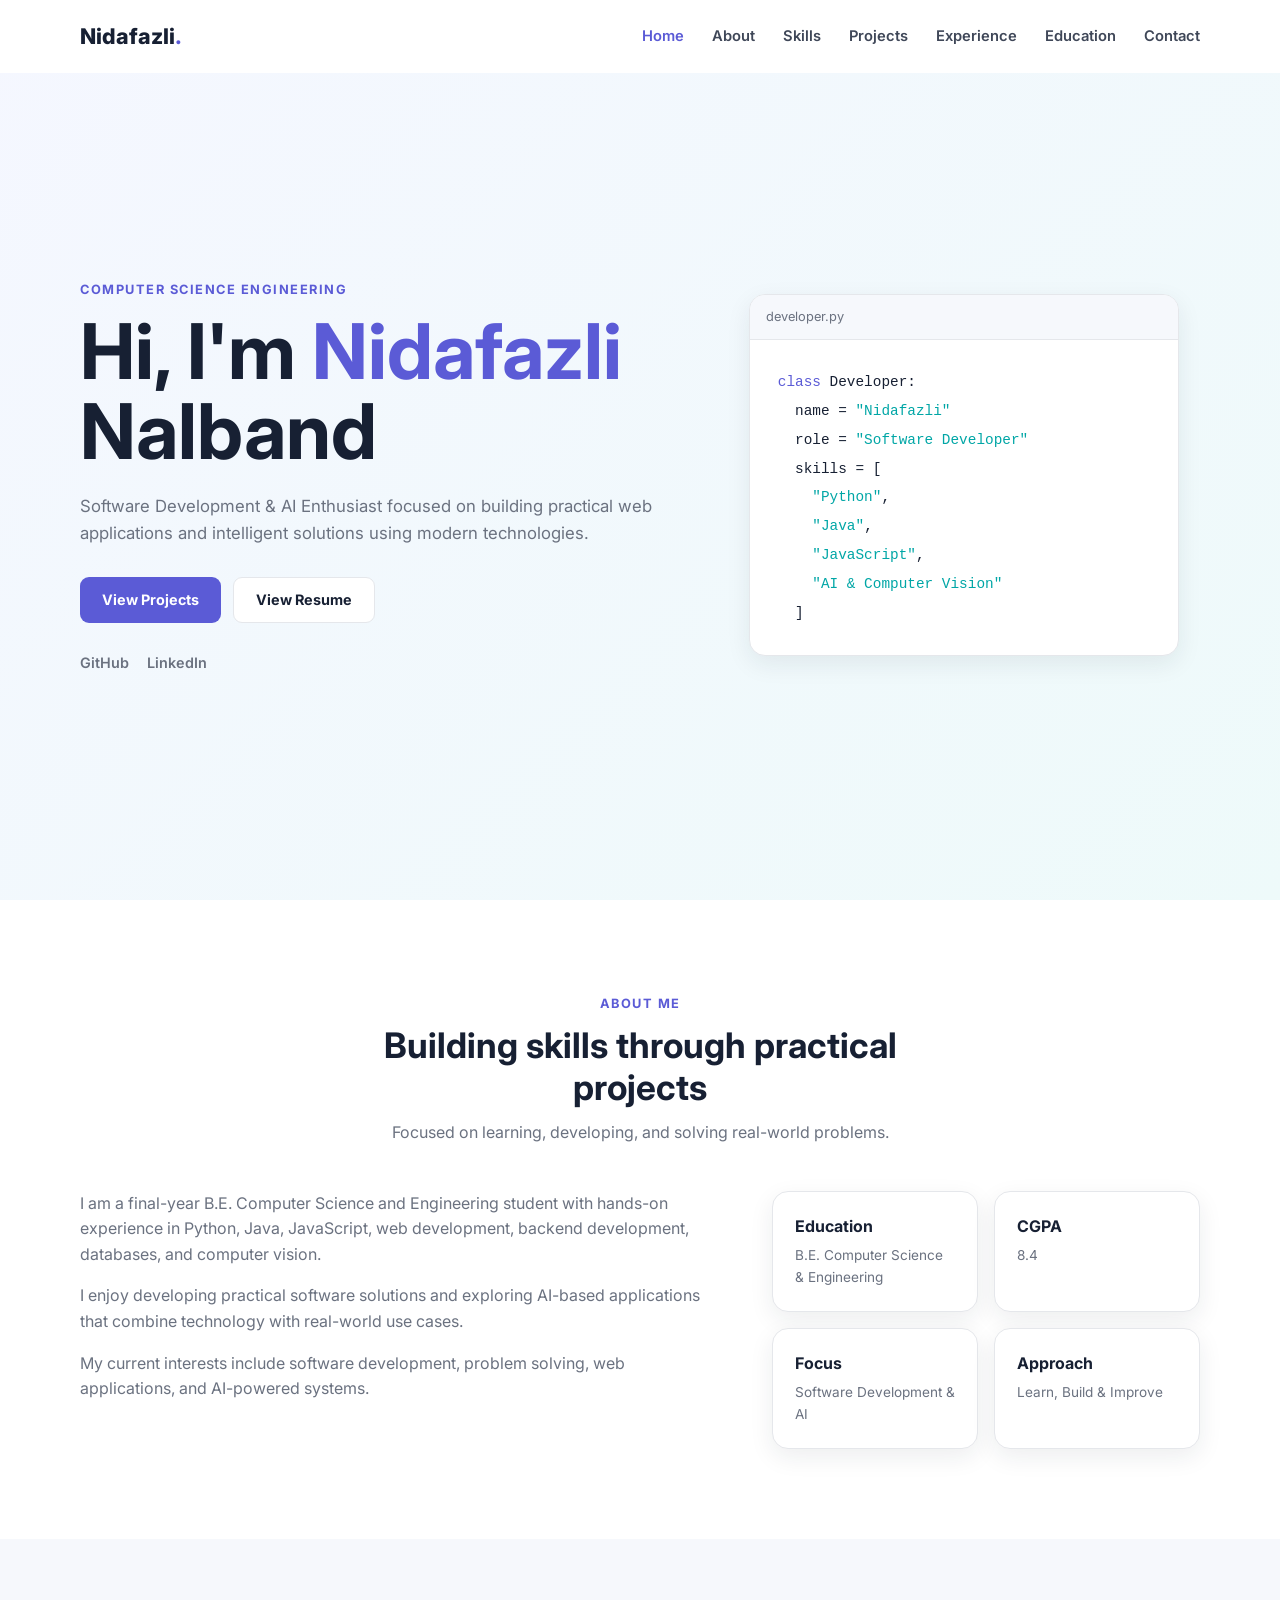
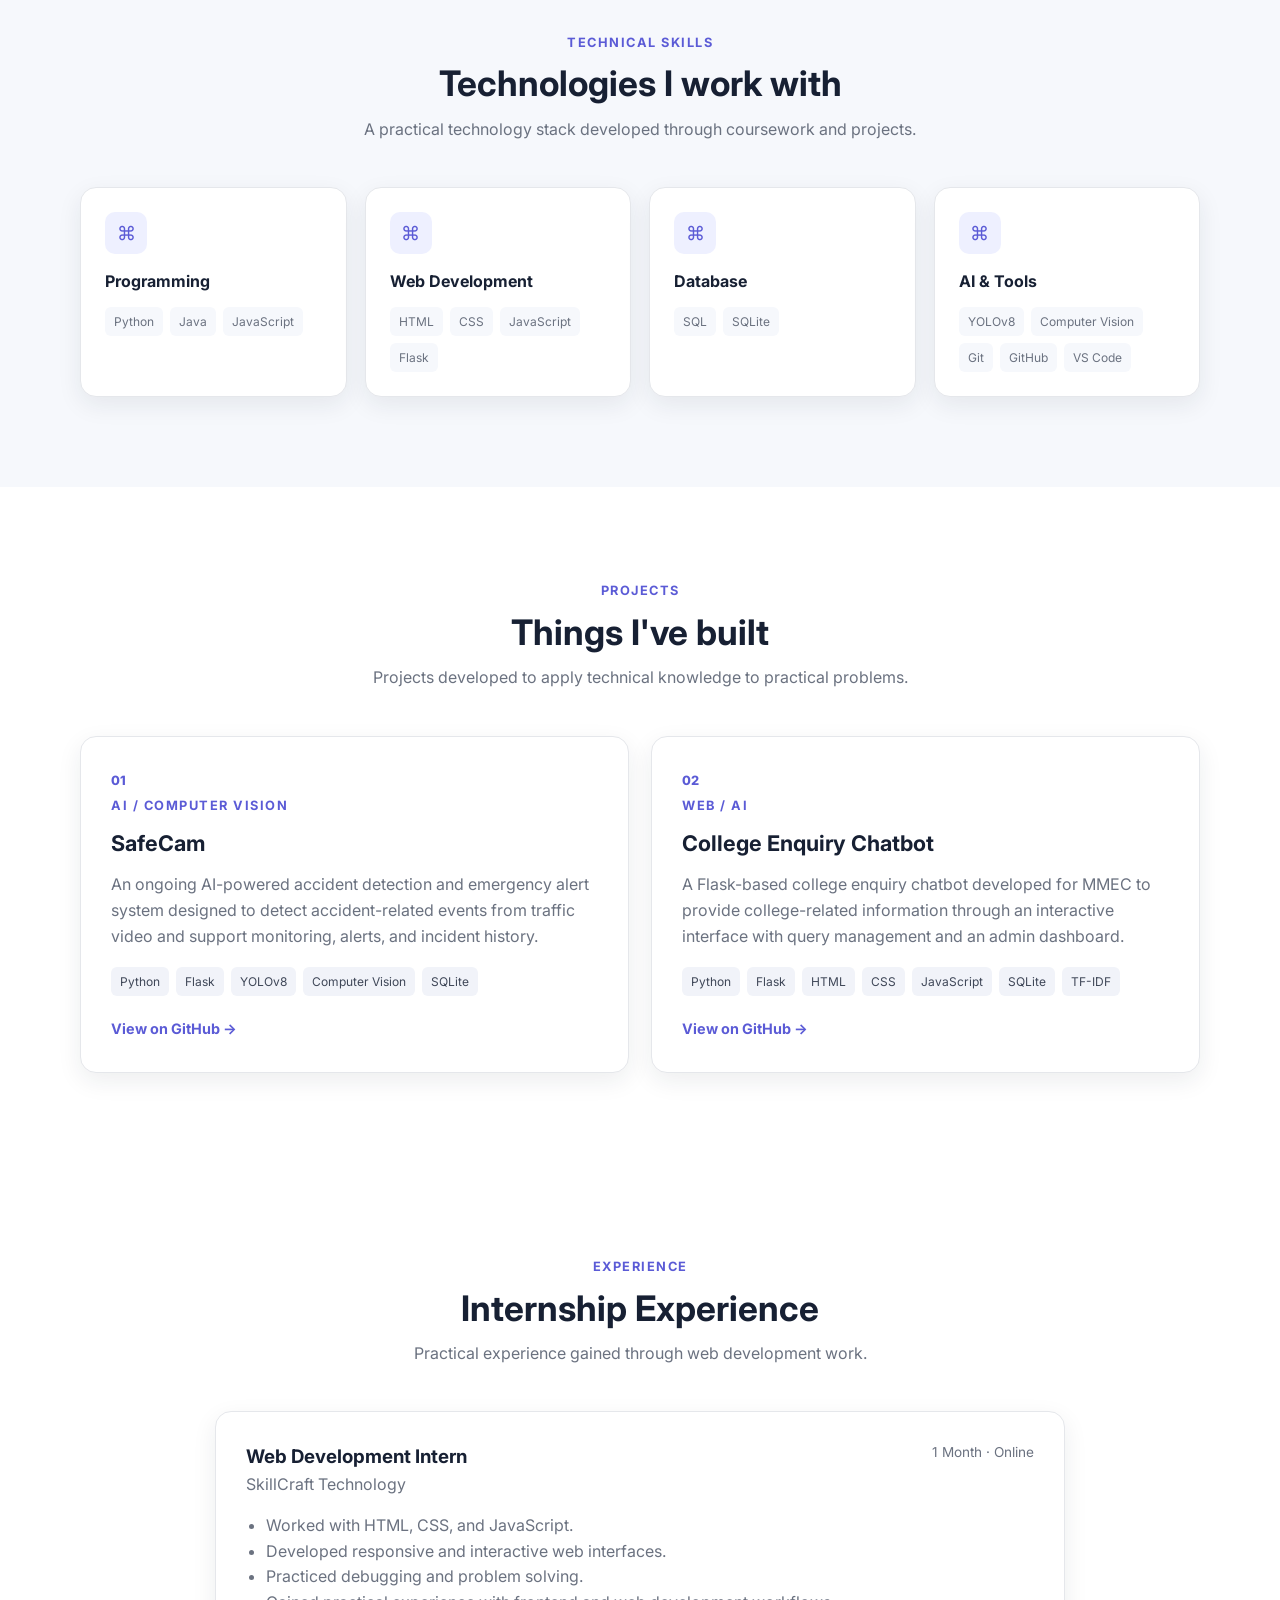
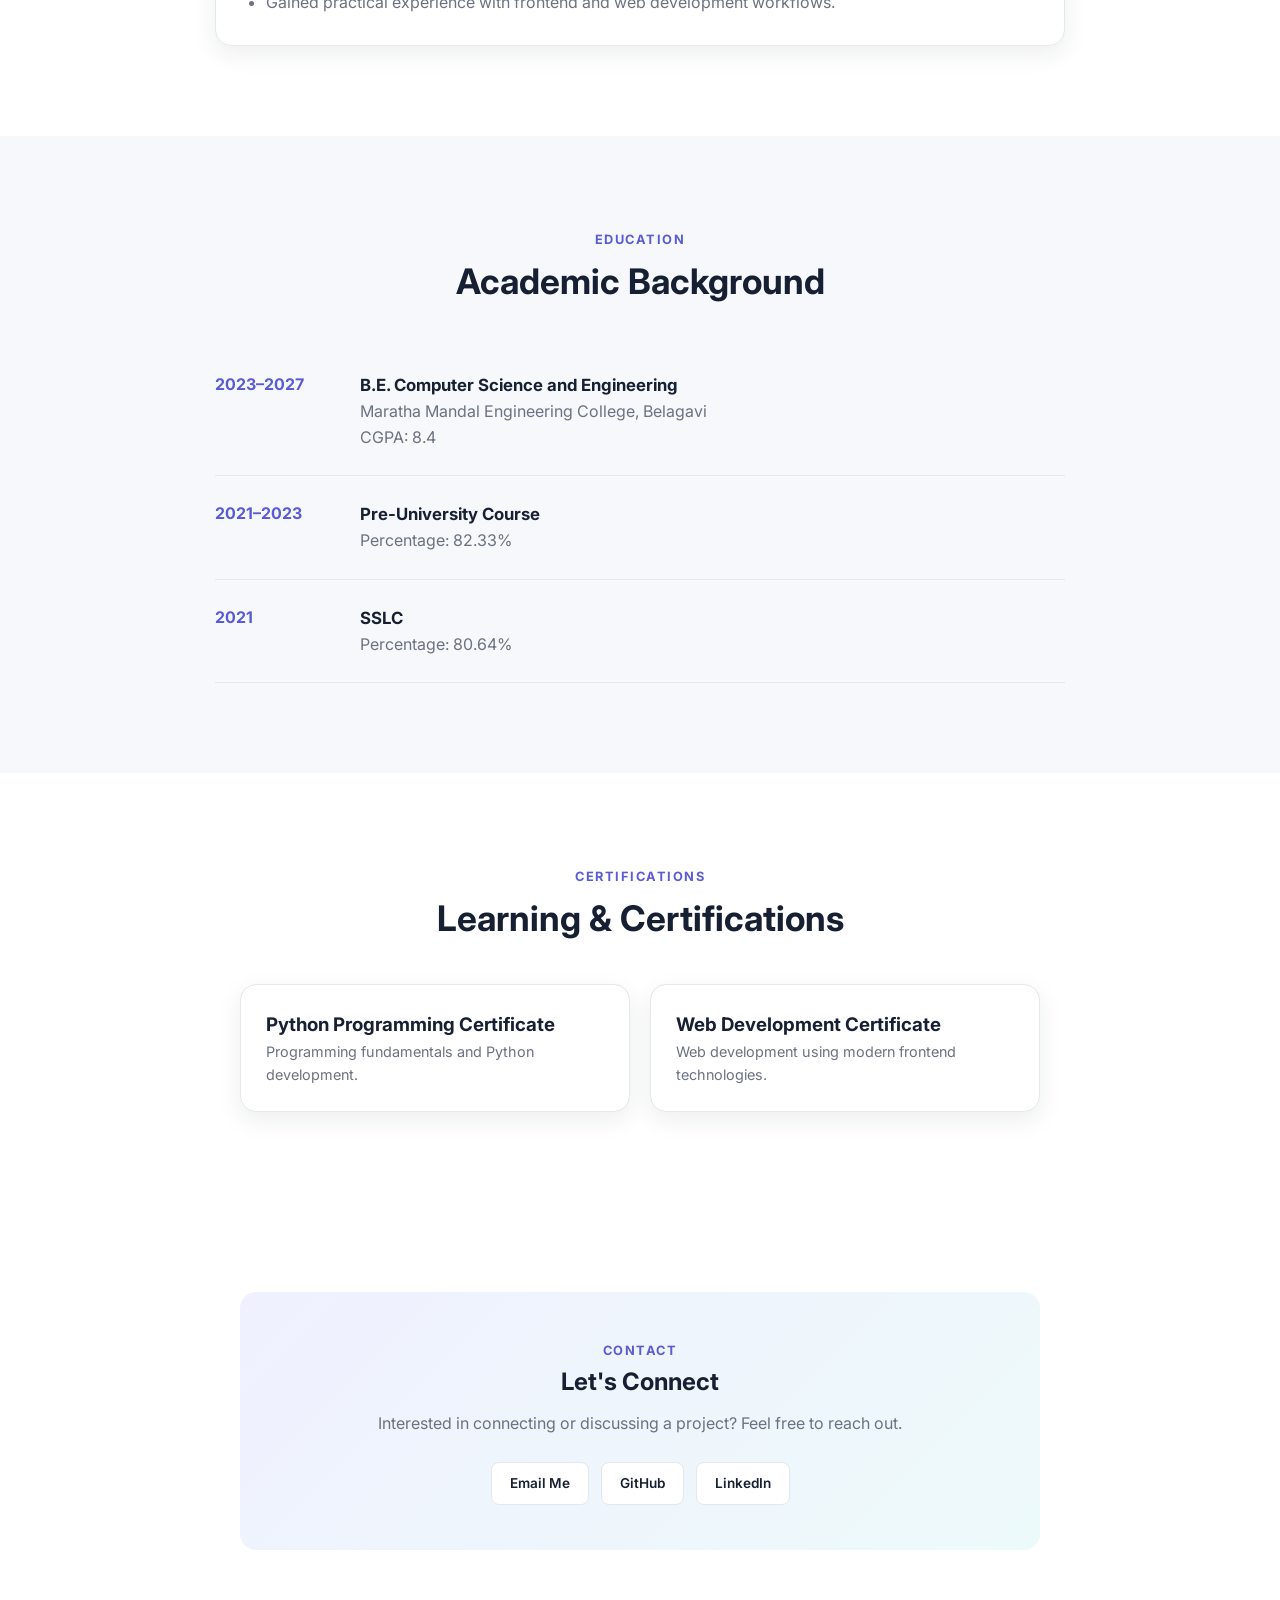
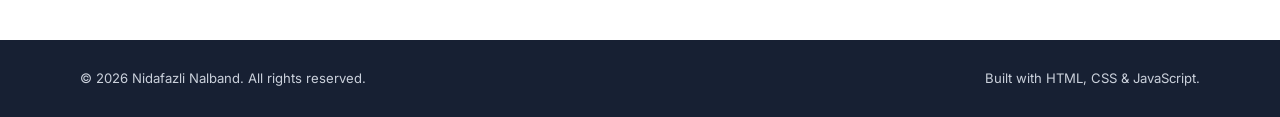
<file: index.html>
<!DOCTYPE html>
<html lang="en">
<head>
    <meta charset="UTF-8">
    <meta name="viewport" content="width=device-width, initial-scale=1.0">
    <meta name="description" content="Nidafazli Nalband - Computer Science Engineering student, software development and AI enthusiast.">
    <meta name="author" content="Nidafazli Nalband">
    <title>Nidafazli Nalband | Software Developer</title>
    <link rel="preconnect" href="https://fonts.googleapis.com">
    <link rel="preconnect" href="https://fonts.gstatic.com" crossorigin>
    <link href="https://fonts.googleapis.com/css2?family=Inter:wght@400;500;600;700;800&display=swap" rel="stylesheet">
    <link rel="stylesheet" href="styles.css">
</head>
<body>

<header class="navbar">
    <div class="container nav-container">
        <a href="#home" class="logo">Nidafazli<span>.</span></a>

        <button class="menu-toggle" aria-label="Toggle navigation" type="button">
            ☰
        </button>

        <nav>
            <ul class="nav-menu">
                <li><a href="#home">Home</a></li>
                <li><a href="#about">About</a></li>
                <li><a href="#skills">Skills</a></li>
                <li><a href="#projects">Projects</a></li>
                <li><a href="#experience">Experience</a></li>
                <li><a href="#education">Education</a></li>
                <li><a href="#contact">Contact</a></li>
            </ul>
        </nav>
    </div>
</header>

<main>

<section class="hero" id="home">
    <div class="container hero-content">
        <div class="hero-text reveal">
            <span class="hero-label">Computer Science Engineering</span>

            <h1>
                Hi, I'm <span>Nidafazli</span> Nalband
            </h1>

            <p class="hero-description">
                Software Development & AI Enthusiast focused on building
                practical web applications and intelligent solutions using
                modern technologies.
            </p>

            <div class="hero-buttons">
                <a href="#projects" class="btn btn-primary">View Projects</a>
                <a href="resume.html" class="btn btn-secondary">View Resume</a>
            </div>

            <div class="social-links">
                <a href="https://github.com/Nidafazli-Nalband" target="_blank" rel="noopener noreferrer">GitHub</a>
                <a href="https://www.linkedin.com/in/nidafazli-nalband-ab62792a0/" target="_blank" rel="noopener noreferrer">LinkedIn</a>
            </div>
        </div>

        <div class="hero-card reveal">
            <div class="code-card">
                <div class="code-top">developer.py</div>
                <div class="code-content">
                    <div><span class="code-keyword">class</span> Developer:</div>
                    <div>&nbsp;&nbsp;name = <span class="code-string">"Nidafazli"</span></div>
                    <div>&nbsp;&nbsp;role = <span class="code-string">"Software Developer"</span></div>
                    <div>&nbsp;&nbsp;skills = [</div>
                    <div>&nbsp;&nbsp;&nbsp;&nbsp;<span class="code-string">"Python"</span>,</div>
                    <div>&nbsp;&nbsp;&nbsp;&nbsp;<span class="code-string">"Java"</span>,</div>
                    <div>&nbsp;&nbsp;&nbsp;&nbsp;<span class="code-string">"JavaScript"</span>,</div>
                    <div>&nbsp;&nbsp;&nbsp;&nbsp;<span class="code-string">"AI & Computer Vision"</span></div>
                    <div>&nbsp;&nbsp;]</div>
                </div>
            </div>
        </div>
    </div>
</section>

<section class="section" id="about">
    <div class="container">
        <div class="section-heading reveal">
            <span class="section-label">About Me</span>
            <h2>Building skills through practical projects</h2>
            <p>Focused on learning, developing, and solving real-world problems.</p>
        </div>

        <div class="about-content">
            <div class="about-text reveal">
                <p>
                    I am a final-year B.E. Computer Science and Engineering
                    student with hands-on experience in Python, Java,
                    JavaScript, web development, backend development,
                    databases, and computer vision.
                </p>

                <p>
                    I enjoy developing practical software solutions and
                    exploring AI-based applications that combine technology
                    with real-world use cases.
                </p>

                <p>
                    My current interests include software development,
                    problem solving, web applications, and AI-powered systems.
                </p>
            </div>

            <div class="about-highlights reveal">
                <div class="highlight-card">
                    <h3>Education</h3>
                    <p>B.E. Computer Science & Engineering</p>
                </div>

                <div class="highlight-card">
                    <h3>CGPA</h3>
                    <p>8.4</p>
                </div>

                <div class="highlight-card">
                    <h3>Focus</h3>
                    <p>Software Development & AI</p>
                </div>

                <div class="highlight-card">
                    <h3>Approach</h3>
                    <p>Learn, Build & Improve</p>
                </div>
            </div>
        </div>
    </div>
</section>

<section class="section skills-section" id="skills">
    <div class="container">
        <div class="section-heading reveal">
            <span class="section-label">Technical Skills</span>
            <h2>Technologies I work with</h2>
            <p>A practical technology stack developed through coursework and projects.</p>
        </div>

        <div class="skills-grid">

            <div class="skill-card reveal">
                <div class="skill-icon">⌘</div>
                <h3>Programming</h3>
                <div class="skill-tags">
                    <span>Python</span>
                    <span>Java</span>
                    <span>JavaScript</span>
                </div>
            </div>

            <div class="skill-card reveal">
                <div class="skill-icon">⌘</div>
                <h3>Web Development</h3>
                <div class="skill-tags">
                    <span>HTML</span>
                    <span>CSS</span>
                    <span>JavaScript</span>
                    <span>Flask</span>
                </div>
            </div>

            <div class="skill-card reveal">
                <div class="skill-icon">⌘</div>
                <h3>Database</h3>
                <div class="skill-tags">
                    <span>SQL</span>
                    <span>SQLite</span>
                </div>
            </div>

            <div class="skill-card reveal">
                <div class="skill-icon">⌘</div>
                <h3>AI & Tools</h3>
                <div class="skill-tags">
                    <span>YOLOv8</span>
                    <span>Computer Vision</span>
                    <span>Git</span>
                    <span>GitHub</span>
                    <span>VS Code</span>
                </div>
            </div>

        </div>
    </div>
</section>

<section class="section" id="projects">
    <div class="container">
        <div class="section-heading reveal">
            <span class="section-label">Projects</span>
            <h2>Things I've built</h2>
            <p>Projects developed to apply technical knowledge to practical problems.</p>
        </div>

        <div class="projects-grid">

            <article class="project-card reveal">
                <span class="project-number">01</span>
                <div class="project-content">
                    <span class="project-category">AI / Computer Vision</span>

                    <h3>SafeCam</h3>

                    <p>
                        An ongoing AI-powered accident detection and emergency
                        alert system designed to detect accident-related events
                        from traffic video and support monitoring, alerts, and
                        incident history.
                    </p>

                    <div class="project-tech">
                        <span>Python</span>
                        <span>Flask</span>
                        <span>YOLOv8</span>
                        <span>Computer Vision</span>
                        <span>SQLite</span>
                    </div>

                    <a
                        href="https://github.com/Nidafazli-Nalband/SafeCam-AI-Powered-Real-Time-Accident-Detection-Emergency-Alert-System"
                        target="_blank"
                        rel="noopener noreferrer"
                        class="project-link"
                    >
                        View on GitHub →
                    </a>
                </div>
            </article>

            <article class="project-card reveal">
                <span class="project-number">02</span>
                <div class="project-content">
                    <span class="project-category">Web / AI</span>

                    <h3>College Enquiry Chatbot</h3>

                    <p>
                        A Flask-based college enquiry chatbot developed for
                        MMEC to provide college-related information through
                        an interactive interface with query management and
                        an admin dashboard.
                    </p>

                    <div class="project-tech">
                        <span>Python</span>
                        <span>Flask</span>
                        <span>HTML</span>
                        <span>CSS</span>
                        <span>JavaScript</span>
                        <span>SQLite</span>
                        <span>TF-IDF</span>
                    </div>

                    <a
                        href="https://github.com/Nidafazli-Nalband/College_Enquiry_Chatbot"
                        target="_blank"
                        rel="noopener noreferrer"
                        class="project-link"
                    >
                        View on GitHub →
                    </a>
                </div>
            </article>

        </div>
    </div>
</section>

<section class="section" id="experience">
    <div class="container">
        <div class="section-heading reveal">
            <span class="section-label">Experience</span>
            <h2>Internship Experience</h2>
            <p>Practical experience gained through web development work.</p>
        </div>

        <div class="experience-card reveal">
            <div class="experience-header">
                <div>
                    <h3>Web Development Intern</h3>
                    <p>SkillCraft Technology</p>
                </div>

                <span class="experience-period">1 Month · Online</span>
            </div>

            <ul>
                <li>Worked with HTML, CSS, and JavaScript.</li>
                <li>Developed responsive and interactive web interfaces.</li>
                <li>Practiced debugging and problem solving.</li>
                <li>Gained practical experience with frontend and web development workflows.</li>
            </ul>
        </div>
    </div>
</section>

<section class="section education-section" id="education">
    <div class="container">
        <div class="section-heading reveal">
            <span class="section-label">Education</span>
            <h2>Academic Background</h2>
        </div>

        <div class="timeline">

            <div class="timeline-item reveal">
                <div class="timeline-year">2023–2027</div>
                <div class="timeline-content">
                    <h3>B.E. Computer Science and Engineering</h3>
                    <p>Maratha Mandal Engineering College, Belagavi</p>
                    <p>CGPA: 8.4</p>
                </div>
            </div>

            <div class="timeline-item reveal">
                <div class="timeline-year">2021–2023</div>
                <div class="timeline-content">
                    <h3>Pre-University Course</h3>
                    <p>Percentage: 82.33%</p>
                </div>
            </div>

            <div class="timeline-item reveal">
                <div class="timeline-year">2021</div>
                <div class="timeline-content">
                    <h3>SSLC</h3>
                    <p>Percentage: 80.64%</p>
                </div>
            </div>

        </div>
    </div>
</section>

<section class="section" id="certifications">
    <div class="container">
        <div class="section-heading reveal">
            <span class="section-label">Certifications</span>
            <h2>Learning & Certifications</h2>
        </div>

        <div class="certification-grid">

            <div class="certification-card reveal">
                <h3>Python Programming Certificate</h3>
                <p>Programming fundamentals and Python development.</p>
            </div>

            <div class="certification-card reveal">
                <h3>Web Development Certificate</h3>
                <p>Web development using modern frontend technologies.</p>
            </div>

        </div>
    </div>
</section>

<section class="section" id="contact">
    <div class="container">
        <div class="contact-box reveal">
            <span class="section-label">Contact</span>

            <h2>Let's Connect</h2>

            <p>
                Interested in connecting or discussing a project?
                Feel free to reach out.
            </p>

            <div class="contact-links">
                <a href="mailto:nidafazlinalband@gmail.com">Email Me</a>

                <a
                    href="https://github.com/Nidafazli-Nalband"
                    target="_blank"
                    rel="noopener noreferrer"
                >
                    GitHub
                </a>

                <a
                    href="https://www.linkedin.com/in/nidafazli-nalband-ab62792a0/"
                    target="_blank"
                    rel="noopener noreferrer"
                >
                    LinkedIn
                </a>
            </div>
        </div>
    </div>
</section>

</main>

<footer>
    <div class="container footer-content">
        <p>© 2026 Nidafazli Nalband. All rights reserved.</p>
        <p>Built with HTML, CSS & JavaScript.</p>
    </div>
</footer>

<script src="script.js"></script>
</body>
</html>
</file>
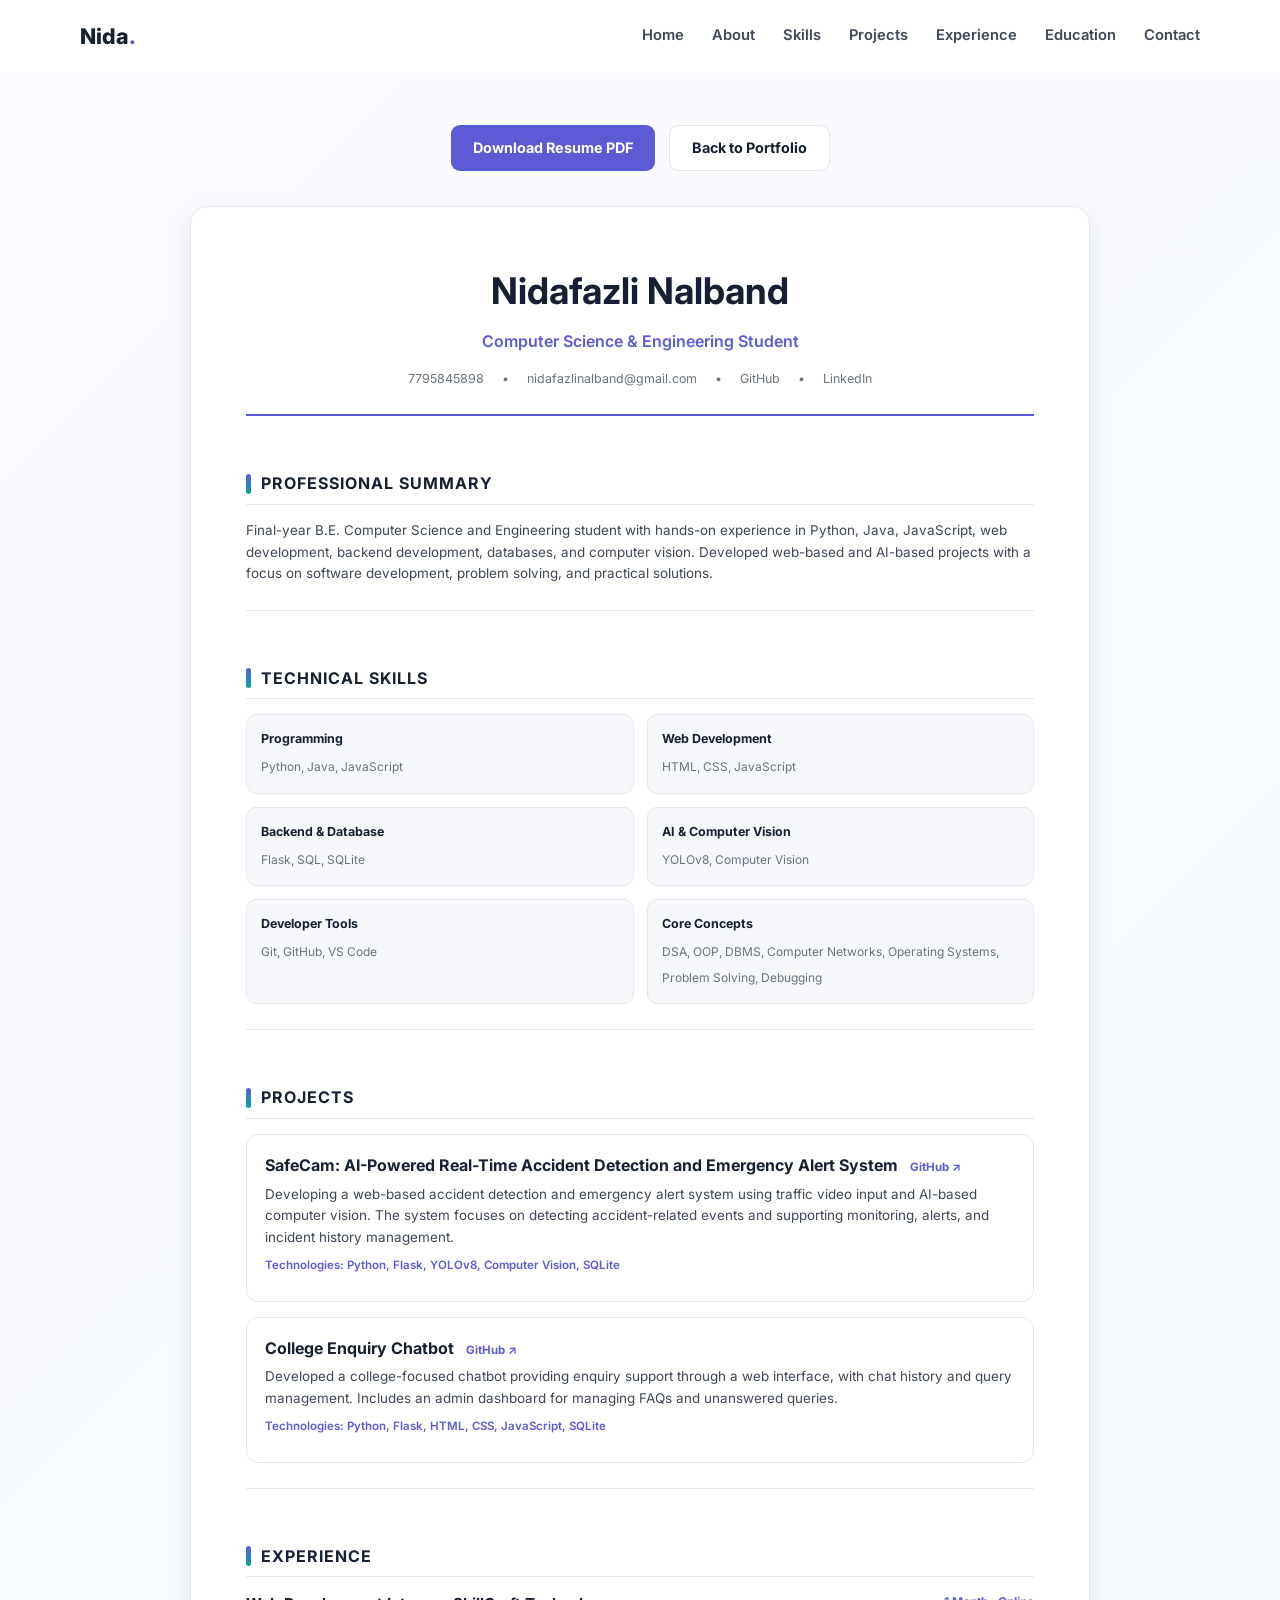
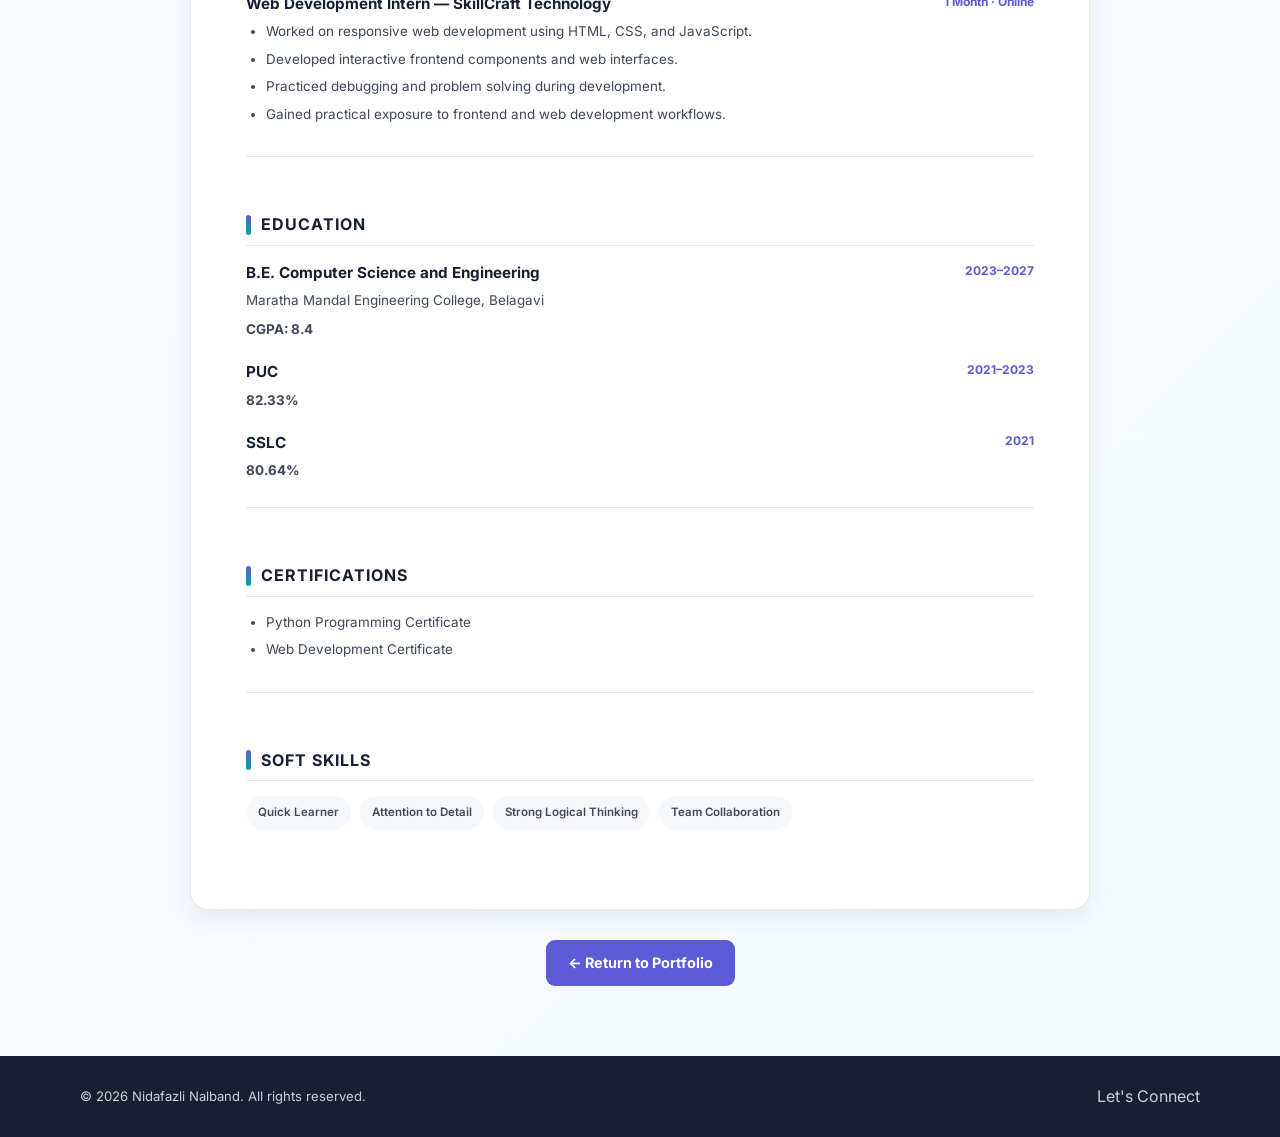
<file: resume.html>
<!DOCTYPE html>
<html lang="en">
<head>
<meta charset="UTF-8">
<meta name="viewport" content="width=device-width,initial-scale=1.0">
<meta name="description" content="Nidafazli Nalband - Resume">
<title>Resume | Nidafazli Nalband</title>
<link rel="preconnect" href="https://fonts.googleapis.com">
<link rel="preconnect" href="https://fonts.gstatic.com" crossorigin>
<link href="https://fonts.googleapis.com/css2?family=Inter:wght@400;500;600;700;800&display=swap" rel="stylesheet">
<link rel="stylesheet" href="styles.css">
<style>
.resume-page{padding:125px 0 70px;background:linear-gradient(135deg,#fafaff,#f5fbff);min-height:100vh}
.resume-actions{display:flex;justify-content:center;gap:14px;flex-wrap:wrap;margin-bottom:35px}
.resume-paper{width:min(900px,100%);margin:auto;padding:55px;background:#fff;border:1px solid var(--border);border-radius:18px;box-shadow:var(--shadow)}
.resume-header{text-align:center;padding-bottom:25px;border-bottom:2px solid var(--primary)}
.resume-header h1{color:var(--dark);font-size:2.3rem;margin-bottom:8px}
.resume-header h2{color:var(--primary);font-size:1rem;font-weight:600;margin-bottom:15px}
.resume-contact{display:flex;justify-content:center;flex-wrap:wrap;gap:10px 18px;color:var(--muted);font-size:.78rem}
.resume-contact a:hover{color:var(--primary)}
.resume-section{margin-top:30px}
.resume-section h3{display:flex;align-items:center;gap:10px;margin-bottom:15px;padding-bottom:7px;color:var(--dark);font-size:1rem;text-transform:uppercase;letter-spacing:1px;border-bottom:1px solid var(--border)}
.resume-section h3::before{content:"";width:5px;height:20px;border-radius:5px;background:linear-gradient(var(--primary),var(--secondary))}
.resume-section p,.resume-section li{color:var(--text);font-size:.84rem}
.resume-section ul{padding-left:20px}
.resume-section li{margin-bottom:6px}
.resume-item{margin-bottom:20px}
.resume-item:last-child{margin-bottom:0}
.resume-item-header{display:flex;justify-content:space-between;gap:20px;margin-bottom:5px}
.resume-item-header h4{color:var(--dark);font-size:.95rem}
.resume-date{color:var(--primary);font-size:.75rem;font-weight:700;white-space:nowrap}
.resume-subtitle{color:var(--muted);font-size:.78rem;margin-bottom:7px}
.resume-skills{display:grid;grid-template-columns:repeat(2,1fr);gap:13px}
.resume-skill{padding:14px;border:1px solid var(--border);border-radius:10px;background:var(--light)}
.resume-skill strong{display:block;color:var(--dark);font-size:.78rem;margin-bottom:4px}
.resume-skill span{color:var(--muted);font-size:.75rem}
.resume-project{padding:18px;border:1px solid var(--border);border-radius:12px;margin-bottom:15px;transition:.3s ease}
.resume-project:hover{transform:translateY(-4px);box-shadow:0 8px 25px rgba(16,24,40,.07)}
.resume-project h4{color:var(--dark);margin-bottom:5px}
.resume-project h4 a{color:var(--primary);font-size:.72rem;margin-left:8px}
.resume-project h4 a:hover{color:var(--accent)}
.resume-project p{margin-bottom:8px}
.resume-tech{color:var(--primary)!important;font-size:.72rem!important;font-weight:600}
.resume-soft{display:flex;flex-wrap:wrap;gap:9px}
.resume-soft span{padding:7px 12px;border-radius:20px;background:var(--light);color:var(--text);font-size:.72rem;font-weight:600}
.resume-back{text-align:center;margin-top:30px}
@media(max-width:600px){
.resume-page{padding:105px 0 40px}
.resume-paper{padding:28px 20px;border-radius:12px}
.resume-header h1{font-size:1.8rem}
.resume-contact{flex-direction:column;gap:4px}
.resume-item-header{flex-direction:column;gap:2px}
.resume-skills{grid-template-columns:1fr}
.resume-actions{flex-direction:column}
.resume-actions .btn{width:100%}
}
@media print{
.navbar,.resume-actions,.resume-back,footer{display:none!important}
.resume-page{padding:0;background:#fff}
.resume-paper{width:100%;padding:20px;border:0;box-shadow:none}
.resume-section{break-inside:avoid}
}
</style>
</head>

<body>

<nav class="navbar">
<div class="container nav-container">
<a href="index.html" class="logo">Nida<span>.</span></a>
<div class="nav-menu">
<a href="index.html">Home</a>
<a href="index.html#about">About</a>
<a href="index.html#skills">Skills</a>
<a href="index.html#projects">Projects</a>
<a href="index.html#experience">Experience</a>
<a href="index.html#education">Education</a>
<a href="index.html#contact">Contact</a>
</div>
<button class="menu-toggle" aria-label="Open menu">
<span></span><span></span><span></span>
</button>
</div>
</nav>

<main class="resume-page">

<div class="container">

<div class="resume-actions">
<a href="resume.pdf" download class="btn btn-primary">Download Resume PDF</a>
<a href="index.html" class="btn btn-secondary">Back to Portfolio</a>
</div>

<article class="resume-paper">

<header class="resume-header">
<h1>Nidafazli Nalband</h1>
<h2>Computer Science & Engineering Student</h2>

<div class="resume-contact">
<a href="tel:7795845898">7795845898</a>
<span>•</span>
<a href="mailto:nidafazlinalband@gmail.com">nidafazlinalband@gmail.com</a>
<span>•</span>
<a href="https://github.com/Nidafazli-Nalband" target="_blank" rel="noopener noreferrer">GitHub</a>
<span>•</span>
<a href="https://www.linkedin.com/in/nidafazli-nalband-ab62792a0/" target="_blank" rel="noopener noreferrer">LinkedIn</a>
</div>
</header>

<section class="resume-section">
<h3>Professional Summary</h3>
<p>
Final-year B.E. Computer Science and Engineering student with hands-on experience in Python, Java, JavaScript, web development, backend development, databases, and computer vision. Developed web-based and AI-based projects with a focus on software development, problem solving, and practical solutions.
</p>
</section>

<section class="resume-section">
<h3>Technical Skills</h3>

<div class="resume-skills">

<div class="resume-skill">
<strong>Programming</strong>
<span>Python, Java, JavaScript</span>
</div>

<div class="resume-skill">
<strong>Web Development</strong>
<span>HTML, CSS, JavaScript</span>
</div>

<div class="resume-skill">
<strong>Backend & Database</strong>
<span>Flask, SQL, SQLite</span>
</div>

<div class="resume-skill">
<strong>AI & Computer Vision</strong>
<span>YOLOv8, Computer Vision</span>
</div>

<div class="resume-skill">
<strong>Developer Tools</strong>
<span>Git, GitHub, VS Code</span>
</div>

<div class="resume-skill">
<strong>Core Concepts</strong>
<span>DSA, OOP, DBMS, Computer Networks, Operating Systems, Problem Solving, Debugging</span>
</div>

</div>
</section>

<section class="resume-section">
<h3>Projects</h3>

<div class="resume-project">
<h4>
SafeCam: AI-Powered Real-Time Accident Detection and Emergency Alert System
<a href="https://github.com/Nidafazli-Nalband/SafeCam-AI-Powered-Real-Time-Accident-Detection-Emergency-Alert-System" target="_blank" rel="noopener noreferrer">GitHub ↗</a>
</h4>
<p>
Developing a web-based accident detection and emergency alert system using traffic video input and AI-based computer vision. The system focuses on detecting accident-related events and supporting monitoring, alerts, and incident history management.
</p>
<p class="resume-tech">Technologies: Python, Flask, YOLOv8, Computer Vision, SQLite</p>
</div>

<div class="resume-project">
<h4>
College Enquiry Chatbot
<a href="https://github.com/Nidafazli-Nalband/College_Enquiry_Chatbot" target="_blank" rel="noopener noreferrer">GitHub ↗</a>
</h4>
<p>
Developed a college-focused chatbot providing enquiry support through a web interface, with chat history and query management. Includes an admin dashboard for managing FAQs and unanswered queries.
</p>
<p class="resume-tech">Technologies: Python, Flask, HTML, CSS, JavaScript, SQLite</p>
</div>

</section>

<section class="resume-section">
<h3>Experience</h3>

<div class="resume-item">
<div class="resume-item-header">
<h4>Web Development Intern — SkillCraft Technology</h4>
<span class="resume-date">1 Month · Online</span>
</div>
<ul>
<li>Worked on responsive web development using HTML, CSS, and JavaScript.</li>
<li>Developed interactive frontend components and web interfaces.</li>
<li>Practiced debugging and problem solving during development.</li>
<li>Gained practical exposure to frontend and web development workflows.</li>
</ul>
</div>

</section>

<section class="resume-section">
<h3>Education</h3>

<div class="resume-item">
<div class="resume-item-header">
<h4>B.E. Computer Science and Engineering</h4>
<span class="resume-date">2023–2027</span>
</div>
<p class="resume-subtitle">Maratha Mandal Engineering College, Belagavi</p>
<p><strong>CGPA: 8.4</strong></p>
</div>

<div class="resume-item">
<div class="resume-item-header">
<h4>PUC</h4>
<span class="resume-date">2021–2023</span>
</div>
<p><strong>82.33%</strong></p>
</div>

<div class="resume-item">
<div class="resume-item-header">
<h4>SSLC</h4>
<span class="resume-date">2021</span>
</div>
<p><strong>80.64%</strong></p>
</div>

</section>

<section class="resume-section">
<h3>Certifications</h3>
<ul>
<li>Python Programming Certificate</li>
<li>Web Development Certificate</li>
</ul>
</section>

<section class="resume-section">
<h3>Soft Skills</h3>
<div class="resume-soft">
<span>Quick Learner</span>
<span>Attention to Detail</span>
<span>Strong Logical Thinking</span>
<span>Team Collaboration</span>
</div>
</section>

</article>

<div class="resume-back">
<a href="index.html" class="btn btn-primary">← Return to Portfolio</a>
</div>

</div>
</main>

<footer>
<div class="container footer-content">
<p>© 2026 Nidafazli Nalband. All rights reserved.</p>
<a href="mailto:nidafazlinalband@gmail.com">Let's Connect</a>
</div>
</footer>

<script src="script.js"></script>
</body>
</html>
</file>
<file: styles.css>
:root{
    --primary:#5b5bd6;
    --secondary:#00a6a6;
    --accent:#f59e0b;
    --dark:#172033;
    --text:#3f4758;
    --muted:#6b7280;
    --light:#f6f8fc;
    --white:#fff;
    --border:#e5e7eb;
    --shadow:0 8px 24px rgba(23,32,51,.08);
    --radius:16px;
    --transition:.2s ease;
}

*{
    margin:0;
    padding:0;
    box-sizing:border-box;
}

html{
    scroll-behavior:smooth;
}

body{
    font-family:"Inter",Arial,sans-serif;
    color:var(--text);
    background:var(--white);
    line-height:1.6;
}

a{
    color:inherit;
    text-decoration:none;
}

button,
a{
    -webkit-tap-highlight-color:transparent;
}

.container{
    width:min(1120px,92%);
    margin:auto;
}

.section{
    padding:90px 0;
}

.section-heading{
    max-width:650px;
    margin:0 auto 45px;
    text-align:center;
}

.section-label,
.hero-label,
.project-category{
    display:inline-block;
    color:var(--primary);
    font-size:.8rem;
    font-weight:700;
    letter-spacing:1.5px;
    text-transform:uppercase;
}

.section-heading h2{
    margin:8px 0 12px;
    color:var(--dark);
    font-size:2.2rem;
    line-height:1.2;
}

.section-heading p{
    color:var(--muted);
}

/* Navbar */

.navbar{
    position:fixed;
    top:0;
    left:0;
    width:100%;
    z-index:1000;
    background:rgba(255,255,255,.96);
    border-bottom:1px solid transparent;
}

.navbar.scrolled{
    border-color:var(--border);
}

.nav-container{
    min-height:72px;
    display:flex;
    align-items:center;
    justify-content:space-between;
}

.logo{
    color:var(--dark);
    font-size:1.35rem;
    font-weight:800;
}

.logo span{
    color:var(--primary);
}

.nav-menu{
    display:flex;
    align-items:center;
    gap:28px;
    list-style:none;
}

.nav-menu a{
    color:var(--text);
    font-size:.92rem;
    font-weight:600;
}

.nav-menu a:hover,
.nav-menu a.active{
    color:var(--primary);
}

.menu-toggle{
    display:none;
    border:0;
    background:none;
    color:var(--dark);
    font-size:1.5rem;
    cursor:pointer;
}

/* Hero */

.hero{
    min-height:100vh;
    display:flex;
    align-items:center;
    padding:120px 0 70px;
    background:linear-gradient(135deg,#f5f7ff 0%,#eefafa 100%);
}

.hero-content{
    display:grid;
    grid-template-columns:1.1fr .9fr;
    align-items:center;
    gap:70px;
}

.hero-text h1{
    margin:10px 0;
    color:var(--dark);
    font-size:clamp(2.8rem,6vw,4.8rem);
    line-height:1.05;
}

.hero-text h1 span{
    color:var(--primary);
}

.hero-description{
    max-width:620px;
    margin:20px 0 30px;
    color:var(--muted);
    font-size:1.05rem;
}

.hero-buttons{
    display:flex;
    flex-wrap:wrap;
    gap:12px;
}

.btn{
    display:inline-flex;
    align-items:center;
    justify-content:center;
    min-height:46px;
    padding:0 22px;
    border-radius:9px;
    font-size:.9rem;
    font-weight:700;
    transition:transform var(--transition),background var(--transition);
}

.btn:hover{
    transform:translateY(-2px);
}

.btn-primary{
    color:var(--white);
    background:var(--primary);
}

.btn-primary:hover{
    background:#4c4cc4;
}

.btn-secondary{
    color:var(--dark);
    background:var(--white);
    border:1px solid var(--border);
}

.btn-secondary:hover{
    background:var(--light);
}

.social-links{
    display:flex;
    gap:18px;
    margin-top:28px;
}

.social-links a{
    color:var(--muted);
    font-size:.9rem;
    font-weight:600;
}

.social-links a:hover{
    color:var(--primary);
}

/* Hero code card */

.hero-card{
    display:flex;
    justify-content:center;
}

.code-card{
    width:min(430px,100%);
    overflow:hidden;
    border:1px solid var(--border);
    border-radius:var(--radius);
    background:#fff;
    box-shadow:var(--shadow);
}

.code-top{
    padding:12px 16px;
    background:var(--light);
    border-bottom:1px solid var(--border);
    color:var(--muted);
    font-size:.8rem;
}

.code-content{
    padding:28px;
    color:var(--dark);
    font-family:monospace;
    font-size:.9rem;
    line-height:2;
}

.code-keyword{
    color:var(--primary);
}

.code-string{
    color:var(--secondary);
}

/* About */

.about-content{
    display:grid;
    grid-template-columns:1.2fr .8fr;
    gap:50px;
    align-items:start;
}

.about-text p{
    margin-bottom:16px;
    color:var(--muted);
}

.about-highlights{
    display:grid;
    grid-template-columns:1fr 1fr;
    gap:16px;
}

.highlight-card,
.skill-card,
.project-card,
.experience-card,
.certification-card{
    border:1px solid var(--border);
    border-radius:var(--radius);
    background:var(--white);
    box-shadow:var(--shadow);
}

.highlight-card{
    padding:22px;
}

.highlight-card h3{
    margin-bottom:6px;
    color:var(--dark);
    font-size:1rem;
}

.highlight-card p{
    color:var(--muted);
    font-size:.85rem;
}

/* Skills */

.skills-section,
.education-section{
    background:var(--light);
}

.skills-grid{
    display:grid;
    grid-template-columns:repeat(4,1fr);
    gap:18px;
}

.skill-card{
    padding:24px;
}

.skill-icon{
    width:42px;
    height:42px;
    display:grid;
    place-items:center;
    margin-bottom:15px;
    border-radius:10px;
    color:var(--primary);
    background:#eef0ff;
    font-size:1.2rem;
}

.skill-card h3{
    margin-bottom:12px;
    color:var(--dark);
    font-size:1rem;
}

.skill-tags{
    display:flex;
    flex-wrap:wrap;
    gap:7px;
}

.skill-tags span{
    padding:5px 9px;
    border-radius:6px;
    background:var(--light);
    color:var(--muted);
    font-size:.75rem;
}

/* Projects */

.projects-grid{
    display:grid;
    grid-template-columns:repeat(2,1fr);
    gap:22px;
}

.project-card{
    position:relative;
    padding:30px;
}

.project-number{
    color:var(--primary);
    font-size:.8rem;
    font-weight:800;
}

.project-content h3{
    margin:8px 0 12px;
    color:var(--dark);
    font-size:1.35rem;
}

.project-content p{
    margin-bottom:18px;
    color:var(--muted);
}

.project-tech{
    display:flex;
    flex-wrap:wrap;
    gap:7px;
    margin-bottom:20px;
}

.project-tech span{
    padding:5px 9px;
    border-radius:6px;
    background:#f1f3f9;
    color:var(--text);
    font-size:.75rem;
}

.project-link{
    color:var(--primary);
    font-size:.9rem;
    font-weight:700;
}

.project-link:hover{
    text-decoration:underline;
}

/* Experience */

.experience-card{
    max-width:850px;
    margin:auto;
    padding:30px;
}

.experience-header{
    display:flex;
    align-items:flex-start;
    justify-content:space-between;
    gap:20px;
    margin-bottom:15px;
}

.experience-header h3{
    color:var(--dark);
}

.experience-header p,
.experience-period{
    color:var(--muted);
}

.experience-period{
    white-space:nowrap;
    font-size:.85rem;
}

.experience-card ul{
    padding-left:20px;
    color:var(--muted);
}

/* Education */

.timeline{
    max-width:850px;
    margin:auto;
}

.timeline-item{
    display:grid;
    grid-template-columns:120px 1fr;
    gap:25px;
    padding:25px 0;
    border-bottom:1px solid var(--border);
}

.timeline-year{
    color:var(--primary);
    font-weight:700;
}

.timeline-content h3{
    color:var(--dark);
    font-size:1.05rem;
}

.timeline-content p{
    color:var(--muted);
}

/* Certifications */

.certification-grid{
    display:grid;
    grid-template-columns:repeat(2,1fr);
    gap:20px;
    max-width:800px;
    margin:auto;
}

.certification-card{
    padding:25px;
}

.certification-card h3{
    color:var(--dark);
}

.certification-card p{
    color:var(--muted);
    font-size:.9rem;
}

/* Contact */

.contact-box{
    max-width:800px;
    margin:auto;
    padding:45px;
    text-align:center;
    border-radius:var(--radius);
    background:linear-gradient(135deg,#f0f1ff,#edfafa);
}

.contact-box h2{
    margin-bottom:10px;
    color:var(--dark);
}

.contact-box p{
    margin-bottom:25px;
    color:var(--muted);
}

.contact-links{
    display:flex;
    justify-content:center;
    flex-wrap:wrap;
    gap:12px;
}

.contact-links a{
    padding:10px 18px;
    border:1px solid var(--border);
    border-radius:8px;
    background:var(--white);
    color:var(--dark);
    font-size:.85rem;
    font-weight:600;
}

.contact-links a:hover{
    color:var(--primary);
}

/* Footer */

footer{
    padding:28px 0;
    background:var(--dark);
    color:#cbd1dc;
}

.footer-content{
    display:flex;
    align-items:center;
    justify-content:space-between;
    gap:20px;
}

.footer-content p{
    font-size:.82rem;
}

/* Reveal */

.reveal{
    opacity:0;
    transform:translateY(15px);
    transition:opacity .45s ease,transform .45s ease;
}

.reveal.active{
    opacity:1;
    transform:none;
}

/* Resume */

.resume-page{
    min-height:100vh;
    padding:110px 0 70px;
    background:var(--light);
}

.resume-actions{
    display:flex;
    justify-content:center;
    gap:12px;
    margin-bottom:30px;
}

.resume-paper{
    max-width:900px;
    margin:auto;
    padding:50px;
    background:var(--white);
    border:1px solid var(--border);
    box-shadow:var(--shadow);
}

.resume-header{
    padding-bottom:25px;
    border-bottom:2px solid var(--primary);
    text-align:center;
}

.resume-header h1{
    color:var(--dark);
    font-size:2rem;
}

.resume-header p{
    margin-top:8px;
    color:var(--muted);
}

.resume-contact{
    display:flex;
    justify-content:center;
    flex-wrap:wrap;
    gap:10px 20px;
    margin-top:15px;
    color:var(--muted);
    font-size:.85rem;
}

.resume-section{
    padding:25px 0;
    border-bottom:1px solid var(--border);
}

.resume-section:last-child{
    border-bottom:0;
}

.resume-section h2{
    margin-bottom:12px;
    color:var(--primary);
    font-size:1.05rem;
    text-transform:uppercase;
    letter-spacing:.8px;
}

.resume-section p,
.resume-section li{
    color:var(--text);
    font-size:.9rem;
}

.resume-section ul{
    padding-left:20px;
}

.resume-skills{
    display:grid;
    grid-template-columns:repeat(2,1fr);
    gap:8px 30px;
}

.resume-project{
    margin-bottom:20px;
}

.resume-project:last-child{
    margin-bottom:0;
}

.resume-project h3{
    margin-bottom:5px;
    color:var(--dark);
    font-size:1rem;
}

.resume-project a{
    color:var(--primary);
}

.resume-soft{
    display:flex;
    flex-wrap:wrap;
    gap:8px;
}

.resume-soft span{
    padding:6px 10px;
    border-radius:6px;
    background:var(--light);
    color:var(--text);
    font-size:.8rem;
}

/* Responsive */

@media(max-width:900px){
    .section{
        padding:70px 0;
    }

    .hero-content,
    .about-content{
        grid-template-columns:1fr;
        gap:40px;
    }

    .hero{
        min-height:auto;
    }

    .skills-grid{
        grid-template-columns:repeat(2,1fr);
    }

    .projects-grid{
        grid-template-columns:1fr;
    }
}

@media(max-width:600px){
    .nav-menu{
        position:absolute;
        top:72px;
        left:0;
        width:100%;
        display:none;
        padding:18px 4%;
        background:var(--white);
        border-bottom:1px solid var(--border);
        flex-direction:column;
        align-items:flex-start;
        gap:18px;
    }

    .nav-menu.active{
        display:flex;
    }

    .menu-toggle{
        display:block;
    }

    .hero-text h1{
        font-size:2.8rem;
    }

    .hero-buttons,
    .contact-links,
    .resume-actions{
        flex-direction:column;
    }

    .btn{
        width:100%;
    }

    .skills-grid,
    .about-highlights,
    .certification-grid,
    .resume-skills{
        grid-template-columns:1fr;
    }

    .experience-header{
        flex-direction:column;
    }

    .timeline-item{
        grid-template-columns:1fr;
        gap:5px;
    }

    .resume-paper{
        padding:28px 20px;
    }

    .resume-contact{
        flex-direction:column;
        gap:4px;
    }

    .footer-content{
        flex-direction:column;
        text-align:center;
    }
}

@media(prefers-reduced-motion:reduce){
    html{
        scroll-behavior:auto;
    }

    *,
    *::before,
    *::after{
        transition:none!important;
        animation:none!important;
    }

    .reveal{
        opacity:1;
        transform:none;
    }
}
</file>
